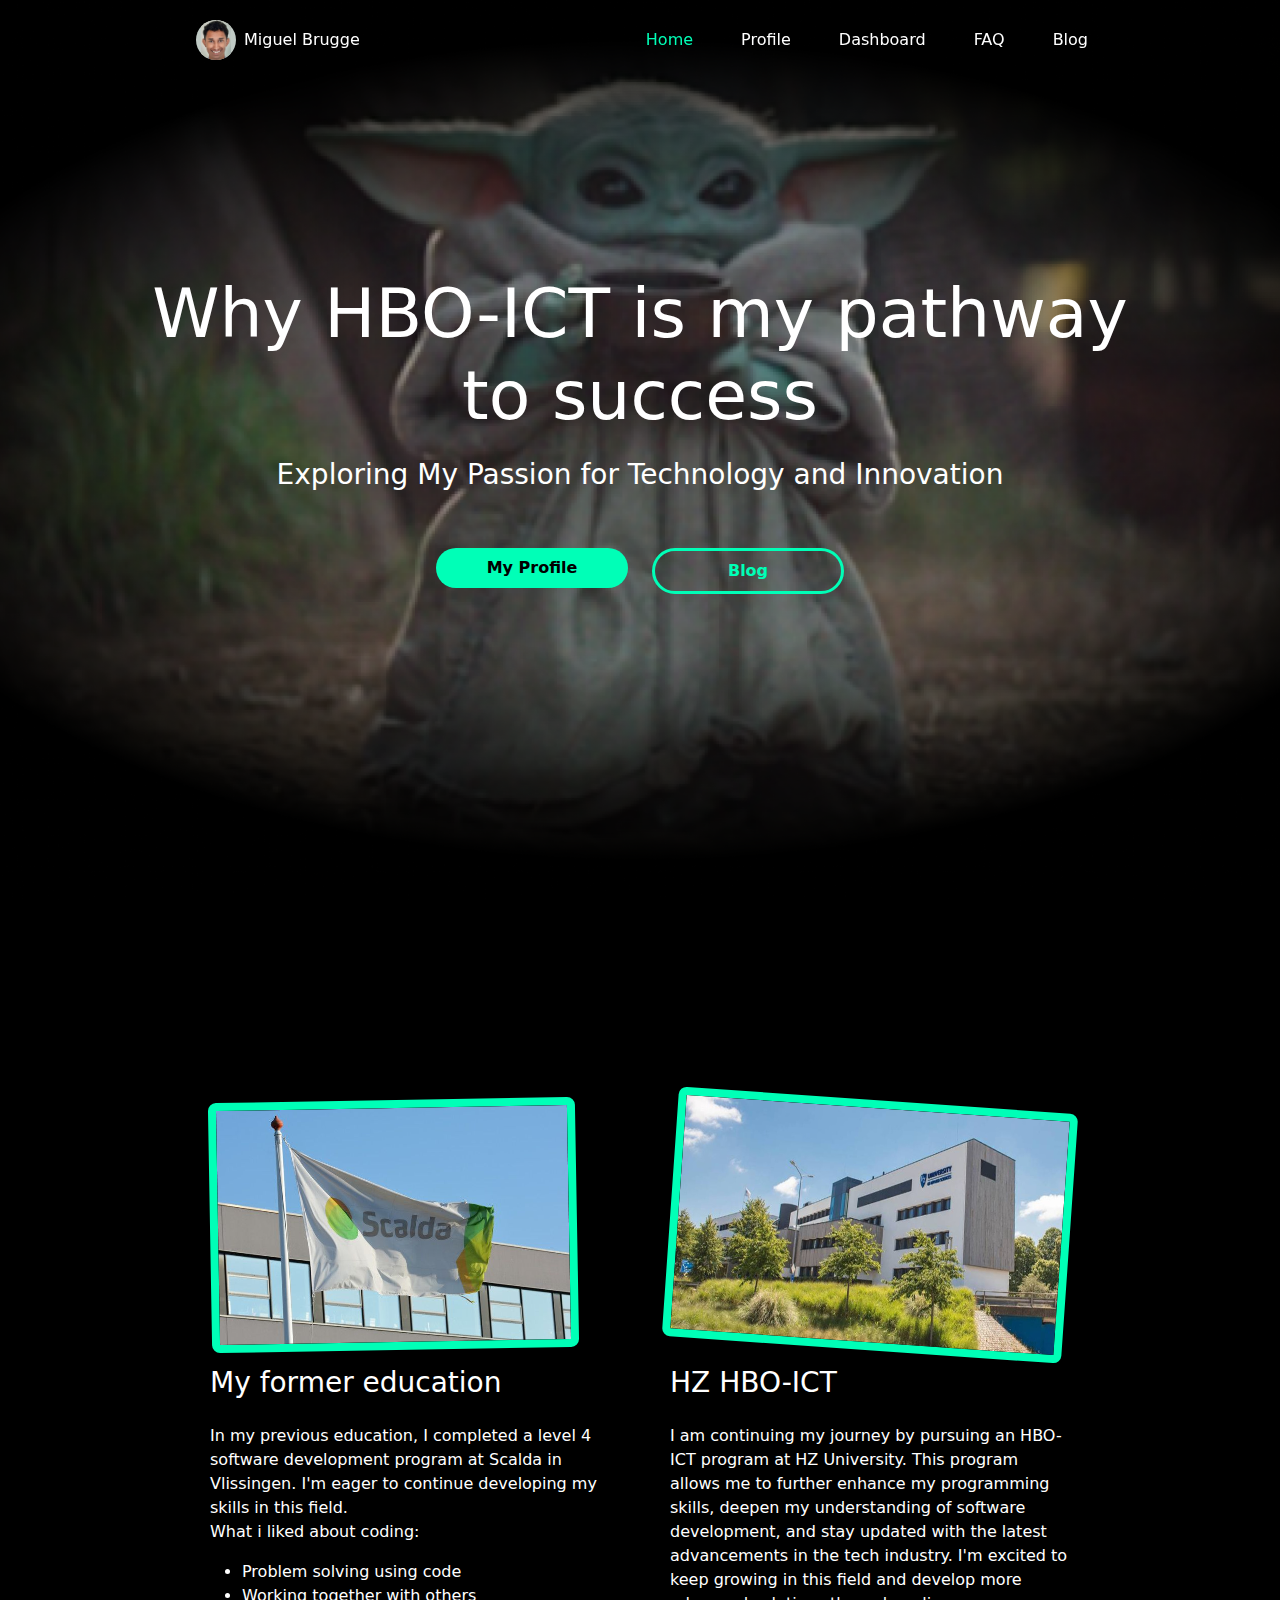
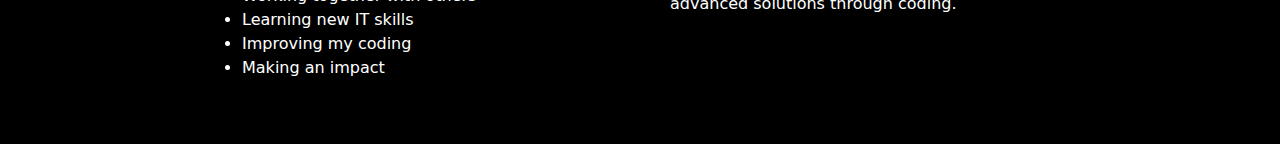
<file: index.html>
<!DOCTYPE html>
<html lang="en">

<head>
    <meta charset="UTF-8">
    <meta name="viewport" content="width=device-width, initial-scale=1.0">
    <meta name="description" content="The home page for my portfolio">
    <link rel="icon" type="image/x-icon" href="./media/favicon.png">
    <link rel="stylesheet" href="./styles.css">
    <link href="https://cdn.jsdelivr.net/npm/bootstrap@5.3.3/dist/css/bootstrap.min.css" rel="stylesheet"
        integrity="sha384-QWTKZyjpPEjISv5WaRU9OFeRpok6YctnYmDr5pNlyT2bRjXh0JMhjY6hW+ALEwIH" crossorigin="anonymous">
    <script src="https://cdn.jsdelivr.net/npm/bootstrap@5.3.3/dist/js/bootstrap.bundle.min.js"
        integrity="sha384-YvpcrYf0tY3lHB60NNkmXc5s9fDVZLESaAA55NDzOxhy9GkcIdslK1eN7N6jIeHz"
        crossorigin="anonymous"></script>
    <title>Portfolio</title>
</head>

<body class="text-white">
    <header></header>
    <main>
        <!-- Hero Section -->
        <section id="home" class="d-flex flex-column justify-content-center align-items-center gap-5">
            <h1 class="text-center">Why HBO-ICT is my pathway <br> to success</h1>
            <h3 class="fw-light">Exploring My Passion for Technology and Innovation</h3>
            <div id="cta" class="d-flex justify-content-center gap-4">
                <a href="profile.html">
                    <button class="button fw-bold rounded-pill px-5 py-2 border-none">My Profile</button>
                </a>
                <a href="blog.html">
                    <button class="ghost-button fw-bold rounded-pill px-5 py-2 border-3">Blog</button>
                </a>
            </div>
        </section>
        <!-- Educations -->
        <section id="content" class="row justify-content-between pb-5">
            <article class="col-lg-6 d-flex gap-3 flex-column align-items-start ">
                <img class="rounded-3" src="./media/scalda-flag.png" alt="Flag with Scalda on it">
                <h3>My former education</h3>
                <div>
                    <p>
                        In my previous education, I completed a level 4 software development program at Scalda in
                        Vlissingen. I'm eager to continue developing my skills in this field.
                        <br>
                        What i liked about coding:
                    </p>
                    <ul class="text-start">
                        <li>Problem solving using code</li>
                        <li>Working together with others</li>
                        <li>Learning new IT skills</li>
                        <li>Improving my coding</li>
                        <li>Making an impact</li>
                    </ul>
                </div>
            </article>
            <article class="col-lg-6 d-flex gap-3 flex-column align-items-start">
                <img class="rounded-3" src="./media/hz-building.png" alt="The building of HZ">
                <h3>HZ HBO-ICT</h3>
                <p>
                    I am continuing my journey by pursuing an HBO-ICT program at HZ University. This program allows me
                    to further enhance my programming skills, deepen my understanding of software development, and stay
                    updated with the latest advancements in the tech industry. I'm excited to keep growing in this field
                    and develop more advanced solutions through coding.</p>
            </article>
        </section>
    </main>
    <script type="module">
        import navigation from './components/navigation.js';
        const navbarContainer = document.querySelector('header')
        navbarContainer.innerHTML = navigation('home');
    </script>
</body>

</html>
</file>
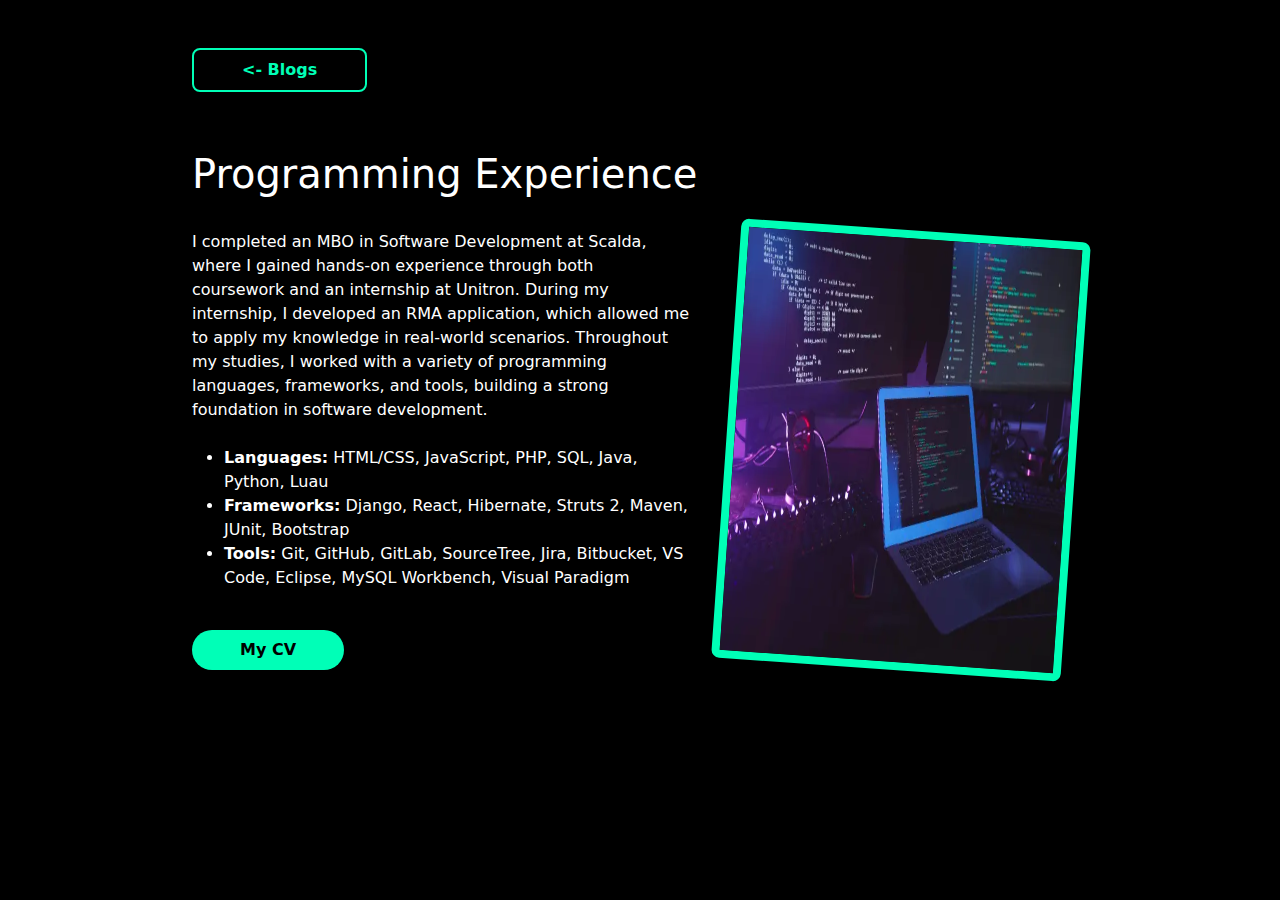
<file: blog-programming-experience.html>
<!DOCTYPE html>
<html lang="en">

<head>
    <meta charset="UTF-8">
    <meta name="viewport" content="width=device-width, initial-scale=1.0">
    <meta name="description" content="Miguel's programming experience">
    <link rel="icon" type="image/x-icon" href="./media/favicon.png">
    <link rel="stylesheet" href="./styles.css">
    <link href="https://cdn.jsdelivr.net/npm/bootstrap@5.3.3/dist/css/bootstrap.min.css" rel="stylesheet"
        integrity="sha384-QWTKZyjpPEjISv5WaRU9OFeRpok6YctnYmDr5pNlyT2bRjXh0JMhjY6hW+ALEwIH" crossorigin="anonymous">
    <script src="https://cdn.jsdelivr.net/npm/bootstrap@5.3.3/dist/js/bootstrap.bundle.min.js"
        integrity="sha384-YvpcrYf0tY3lHB60NNkmXc5s9fDVZLESaAA55NDzOxhy9GkcIdslK1eN7N6jIeHz"
        crossorigin="anonymous"></script>
    <title>Portfolio/Post</title>
</head>

<body class="text-white">
    <main>
        <section class="blog-post page">
            <a class="position-absolute top-0 mt-5" href="blog.html">
                <button class="ghost-button fw-bold rounded-3 px-5 py-2 border-none">
                    <p class="m-0"><- Blogs</p>
                </button>
            </a>
            <article>
                <h1>Programming Experience</h1>
                <br>
                <div class="row justify-content-between w-100">
                    <div class="col-md-7">
                        I completed an MBO in Software Development at Scalda, where I gained hands-on experience through
                        both coursework and an internship at Unitron. During my internship, I developed an RMA
                        application, which allowed me to apply my knowledge in real-world scenarios. Throughout my
                        studies, I worked with a variety of programming languages, frameworks, and tools, building a
                        strong foundation in software development.
                        <br><br>
                        <ul>
                            <li><strong>Languages:</strong> HTML/CSS, JavaScript, PHP, SQL, Java, Python, Luau</li>
                            <li><strong>Frameworks:</strong> Django, React, Hibernate, Struts 2, Maven, JUnit, Bootstrap
                            </li>
                            <li><strong>Tools:</strong> Git, GitHub, GitLab, SourceTree, Jira, Bitbucket, VS Code,
                                Eclipse, MySQL Workbench, Visual Paradigm</li>
                        </ul>
                        <br>
                        <a href="https://miguelbrugge.github.io/Content/CV.pdf">
                            <button class="button fw-bold rounded-pill px-5 py-2 border-3">My CV</button>
                        </a>
                    </div>

                    <img class="col-md-5 rounded-3 p-0"
                        src="./media/programming_experience.png"
                        alt="Monitor's with code open">
                </div>

            </article>
        </section>
    </main>
</body>

</html>
</file>
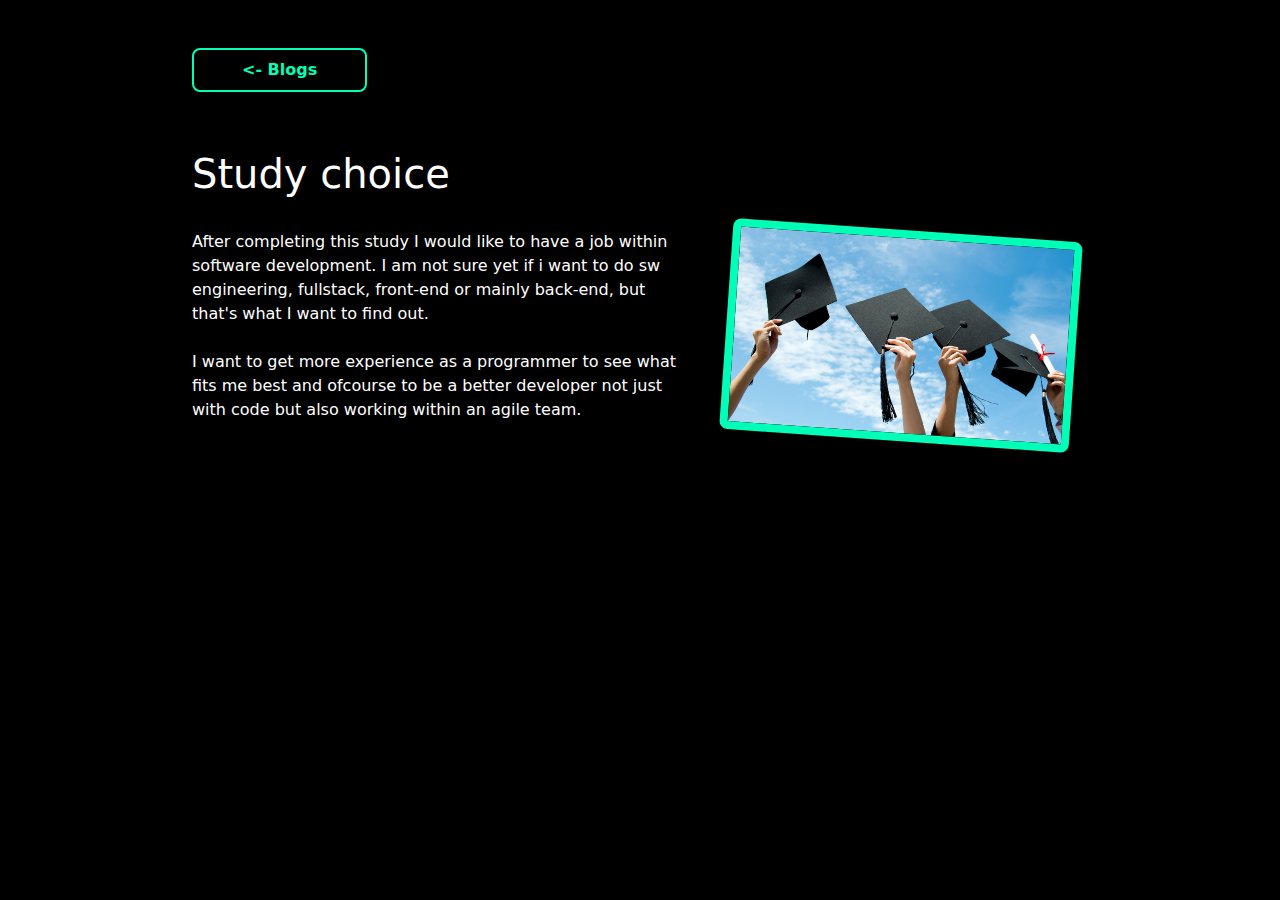
<file: blog-study-choice.html>
<!DOCTYPE html>
<html lang="en">

<head>
    <meta charset="UTF-8">
    <meta name="viewport" content="width=device-width, initial-scale=1.0">
    <meta name="description" content="Miguel's study choice">
    <link rel="icon" type="image/x-icon" href="./media/favicon.png">
    <link rel="stylesheet" href="./styles.css">
    <link href="https://cdn.jsdelivr.net/npm/bootstrap@5.3.3/dist/css/bootstrap.min.css" rel="stylesheet"
        integrity="sha384-QWTKZyjpPEjISv5WaRU9OFeRpok6YctnYmDr5pNlyT2bRjXh0JMhjY6hW+ALEwIH" crossorigin="anonymous">
    <script src="https://cdn.jsdelivr.net/npm/bootstrap@5.3.3/dist/js/bootstrap.bundle.min.js"
        integrity="sha384-YvpcrYf0tY3lHB60NNkmXc5s9fDVZLESaAA55NDzOxhy9GkcIdslK1eN7N6jIeHz"
        crossorigin="anonymous"></script>
    <title>Portfolio/Post</title>
</head>

<body class="text-white">
    <main>
        <section class="blog-post page">
            <a class="position-absolute top-0 mt-5" href="blog.html">
                <button class="ghost-button fw-bold rounded-3 px-5 py-2 border-none">
                    <p class="m-0"><- Blogs</p>
                </button>
            </a>
            <article>
                <h1>Study choice</h1>
                <br>
                <div class="row justify-content-between w-100">
                    <div class="col-md-7">
                        <p>
                            After completing this study I would like to have a job within software development. I am not
                            sure yet if i want to do sw engineering, fullstack, front-end or mainly back-end, but that's
                            what I want to find out.
                            <br><br>
                            I want to get more experience as a programmer to see what fits me
                            best and ofcourse to be a better developer not just with code but also working within an
                            agile team.
                        </p>
                    </div>

                    <img class="col-md-5 rounded-3 p-0" src="./media/study-choice.png" alt="Graduation caps held up in the air">
                </div>
            </article>
        </section>
    </main>
</body>

</html>
</file>
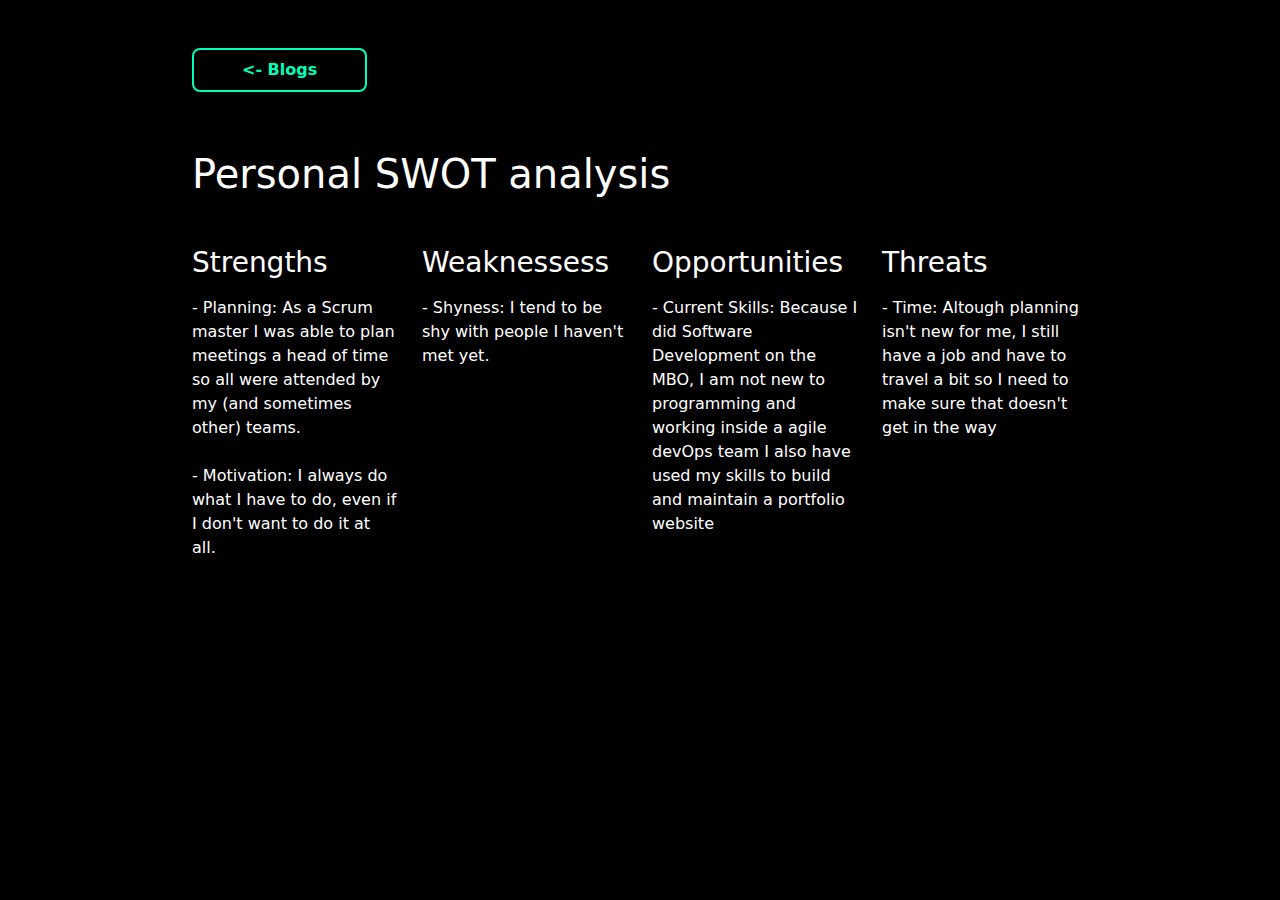
<file: blog-swot-analysis.html>
<!DOCTYPE html>
<html lang="en">

<head>
    <meta charset="UTF-8">
    <meta name="viewport" content="width=device-width, initial-scale=1.0">
    <meta name="description" content="Miguel's SWOT analysis">
    <link rel="icon" type="image/x-icon" href="./media/favicon.png">
    <link rel="stylesheet" href="./styles.css">
    <link href="https://cdn.jsdelivr.net/npm/bootstrap@5.3.3/dist/css/bootstrap.min.css" rel="stylesheet"
        integrity="sha384-QWTKZyjpPEjISv5WaRU9OFeRpok6YctnYmDr5pNlyT2bRjXh0JMhjY6hW+ALEwIH" crossorigin="anonymous">
    <script src="https://cdn.jsdelivr.net/npm/bootstrap@5.3.3/dist/js/bootstrap.bundle.min.js"
        integrity="sha384-YvpcrYf0tY3lHB60NNkmXc5s9fDVZLESaAA55NDzOxhy9GkcIdslK1eN7N6jIeHz"
        crossorigin="anonymous"></script>
    <title>Portfolio/Post</title>
</head>

<body class="text-white">
    <main>
        <section class="blog-post page">
            <a class="position-absolute top-0 mt-5" href="blog.html">
                <button class="ghost-button fw-bold rounded-3 px-5 py-2 border-none">
                    <p class="m-0"><- Blogs</p>
                </button>
            </a>
            <article>
                <h1>Personal SWOT analysis</h1>
                <br>
                <section class="row mt-3 p-0">
                    <div class="col-md-3">
                        <h3>Strengths</h3>
                        <p class="mt-3">
                            - Planning:
                            As a Scrum master I was able to plan meetings a head of time so all were attended by my (and
                            sometimes other) teams.
                            <br><br>
                            - Motivation:
                            I always do what I have to do, even if I don't want to do it at all.
                        </p>
                    </div>
                    <div class="col-md-3">
                        <h3>Weaknessess</h3>
                        <p class="mt-3">
                            - Shyness:
                            I tend to be shy with people I haven't met yet.
                        </p>
                    </div>
                    <div class="col-md-3">
                        <h3>Opportunities</h3>
                        <p class="mt-3">
                            - Current Skills:
                            Because I did Software Development on the MBO, I am not new to programming and working
                            inside a agile devOps team
                            I also have used my skills to build and maintain a portfolio website
                        </p>
                    </div>
                    <div class="col-md-3">
                        <h3>Threats</h3>
                        <p class="mt-3">
                            - Time:
                            Altough planning isn't new for me, I still have a job and have to travel a bit so I need to
                            make sure that doesn't get in the way
                        </p>
                    </div>
                </section>
            </article>
        </section>
    </main>
</body>

</html>
</file>
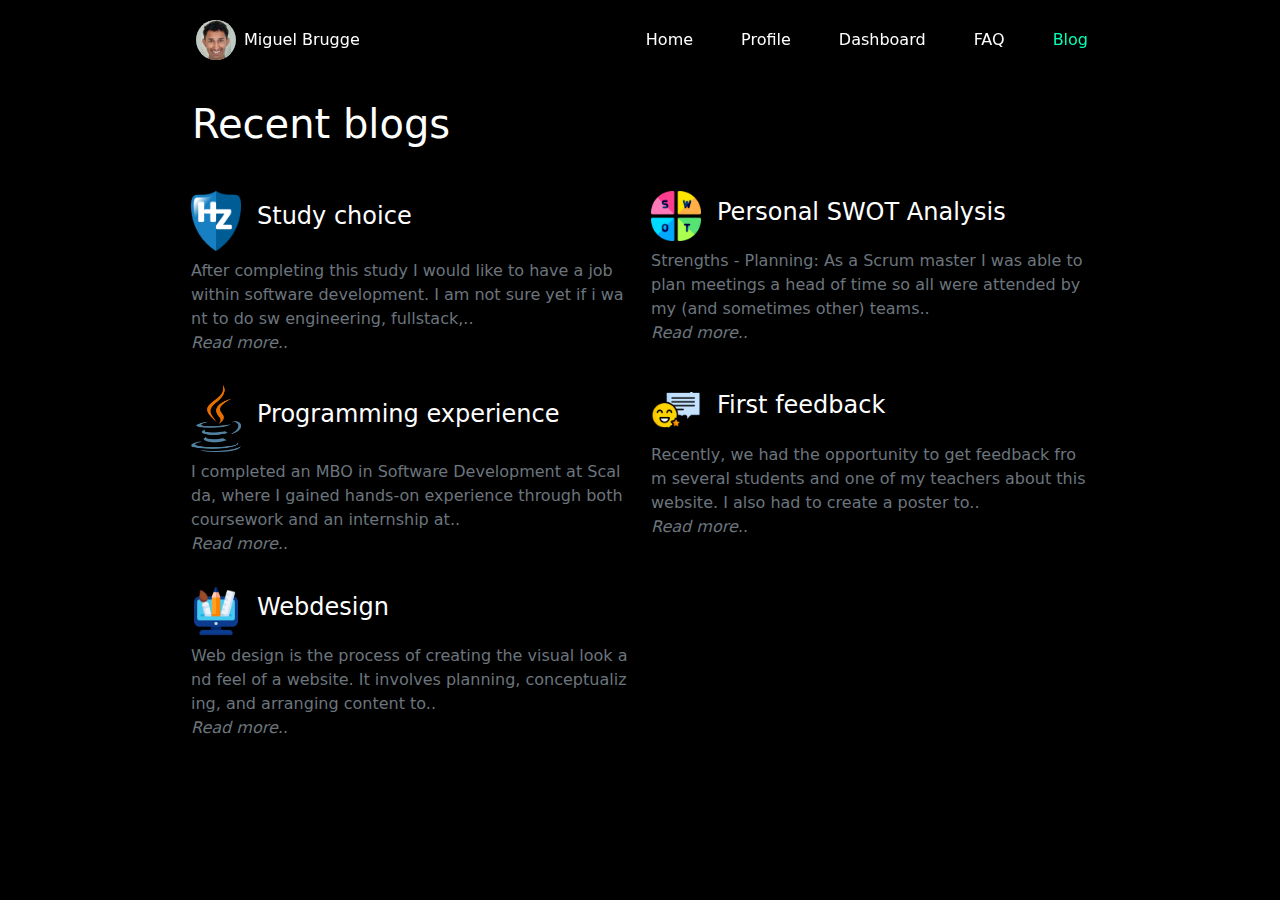
<file: blog.html>
<!DOCTYPE html>
<html lang="en">

<head>
    <meta charset="UTF-8">
    <meta name="viewport" content="width=device-width, initial-scale=1.0">
    <meta name="description" content="List of blogs">
    <link rel="icon" type="image/x-icon" href="./media/favicon.png">
    <link rel="stylesheet" href="./styles.css">
    <link href="https://cdn.jsdelivr.net/npm/bootstrap@5.3.3/dist/css/bootstrap.min.css" rel="stylesheet"
        integrity="sha384-QWTKZyjpPEjISv5WaRU9OFeRpok6YctnYmDr5pNlyT2bRjXh0JMhjY6hW+ALEwIH" crossorigin="anonymous">
    <script src="https://cdn.jsdelivr.net/npm/bootstrap@5.3.3/dist/js/bootstrap.bundle.min.js"
        integrity="sha384-YvpcrYf0tY3lHB60NNkmXc5s9fDVZLESaAA55NDzOxhy9GkcIdslK1eN7N6jIeHz"
        crossorigin="anonymous"></script>
    <title>Portfolio/Blog</title>
</head>

<body class="text-white">
    <header></header>
    <main>
        <section id="blog">
            <h1>Recent blogs</h1>
            <br>
            <section class="row justify-content-between d-flex p-0">
                <!-- Study Choice -->
                <button onclick="window.location.href='./blogs/study-choice.html';"
                    class="col-md-6 p-2 rounded-3 text-start d-flex flex-column gap-2">
                    <div class="d-flex align-items-center gap-3">
                        <img class="rounded-3" src="./media/hz-logo.png" alt="HZ logo" width="50">
                        <h4 class="text-white">Study choice</h4>
                    </div>
                    <div class="w-100">
                        <p class="m-0 text-secondary text-wrap">
                            After completing this study I would like to have a job within software development. I am not
                            sure yet if i want to do sw engineering, fullstack,..
                        </p>
                        <a class="text-secondary" href="">Read more..</a>
                    </div>
                </button>
                <!-- SWOT Analysis -->
                <button onclick="window.location.href='./blogs/swot-analysis.html';"
                    class="col-md-6 p-2 rounded-3 text-start d-flex flex-column gap-2">
                    <div class="d-flex align-items-center gap-3">
                        <img class="rounded-3" src="./media/swot.png" alt="SWOT analysis logo" width="50">
                        <h4 class="text-white">Personal SWOT Analysis</h4>
                    </div>
                    <div class="w-100">
                        <p class="m-0 text-secondary text-wrap">
                            Strengths - Planning:
                            As a Scrum master I was able to plan meetings a head of time so all were attended by my (and
                            sometimes other) teams..
                        </p>
                        <a class="text-secondary" href="">Read more..</a>
                    </div>
                </button>
                <!-- Programming experience -->
                <button onclick="window.location.href='./blogs/programming-experience.html';"
                    class="col-md-6 mt-2 p-2 rounded-3 text-start d-flex flex-column gap-2">
                    <div class="d-flex align-items-center gap-3">
                        <img class="rounded-3" src="./media/java-icon.png" alt="Java code langage logo" width="50">
                        <h4 class="text-white">Programming experience</h4>
                    </div>
                    <div class="w-100">
                        <p class="m-0 text-secondary text-wrap">
                            I completed an MBO in Software Development at Scalda, where I gained hands-on experience through
                            both coursework and an internship at..
                        </p>
                        <a class="text-secondary" href="">Read more..</a>
                    </div>
                </button>
                <!-- First feedback -->
                <button onclick="window.location.href='./blogs/feedback.html';"
                    class="col-md-6 mt-2 p-2 rounded-3 text-start d-flex flex-column gap-2">
                    <div class="d-flex align-items-center gap-3">
                        <img class="rounded-3" src="./media/feedback-icon.png"
                            alt="HZ logo" width="50">
                        <h4 class="text-white">First feedback</h4>
                    </div>
                    <div class="w-100">
                        <p class="m-0 text-secondary text-wrap">
                            Recently, we had the opportunity to get feedback from several students and one of my teachers
                            about this website. I also had to create a poster to..
                        </p>
                        <a class="text-secondary" href="">Read more..</a>
                    </div>
                </button>
                <!-- Webdesign -->
                <button onclick="window.location.href='./blogs/ict-field-work.html';"
                    class="col-md-6 mt-2 p-2 rounded-3 text-start d-flex flex-column gap-2">
                    <div class="d-flex align-items-center gap-3">
                        <img class="rounded-3" src="./media/design-icon.png"
                            alt="HZ logo" width="50">
                        <h4 class="text-white">Webdesign</h4>
                    </div>
                    <div class="w-100">
                        <p class="m-0 text-secondary text-wrap">
                            Web design is the process of creating the visual look and feel of a website. It involves
                            planning, conceptualizing, and arranging content to..
                        </p>
                        <a class="text-secondary" href="">Read more..</a>
                    </div>
                </button>
            </section>
        </section>
    </main>
    <script type="module">
        import navigation from './components/navigation.js';
        const navbarContainer = document.querySelector('header')
        navbarContainer.innerHTML = navigation('blog');
    </script>
</body>

</html>
</file>
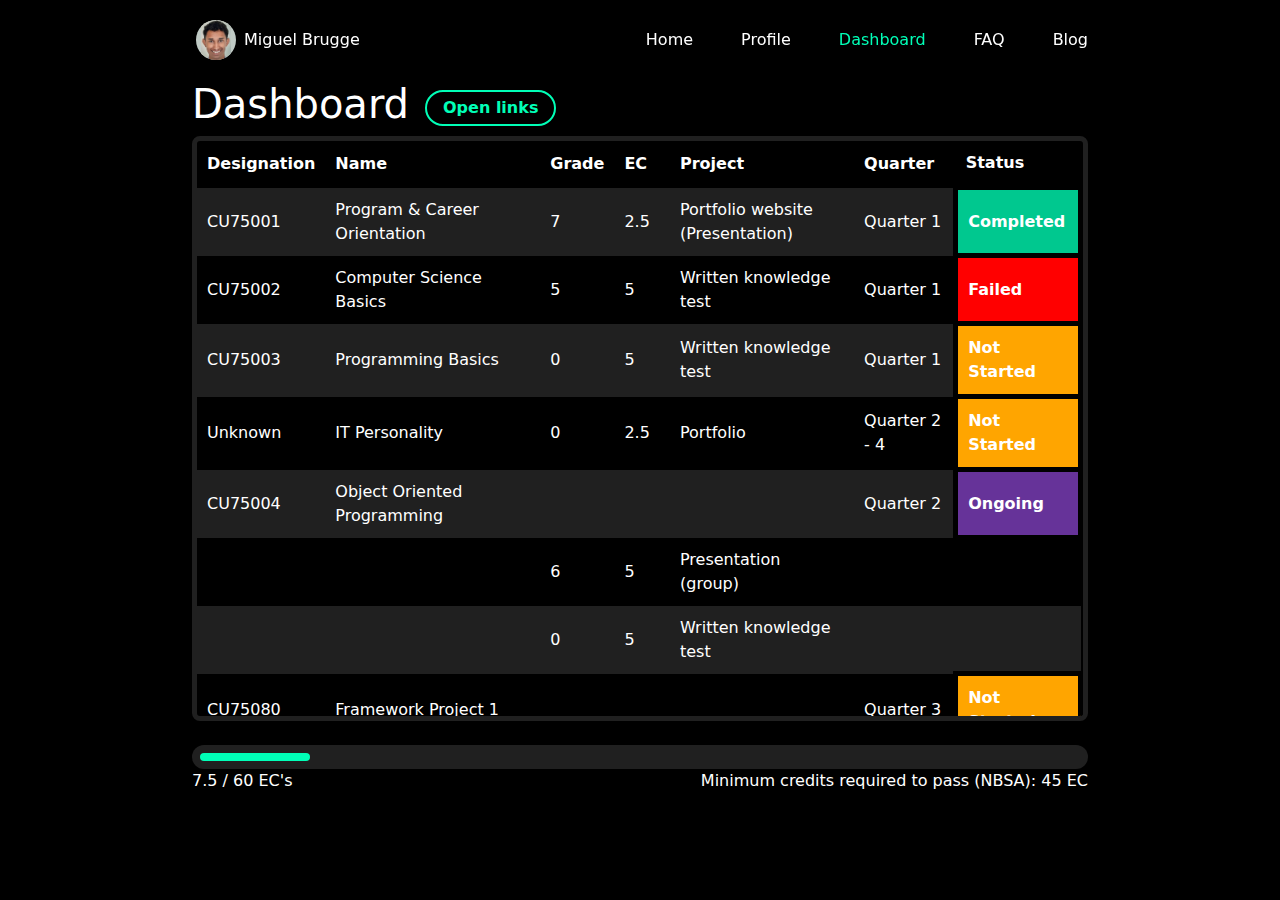
<file: dashboard.html>
<!DOCTYPE html>
<html lang="en">

<head>
    <meta charset="UTF-8">
    <meta name="viewport" content="width=device-width, initial-scale=1.0">
    <meta name="description" content="A dashboard containing all my assignments">
    <link rel="icon" type="image/x-icon" href="./media/favicon.png">
    <link rel="stylesheet" href="./styles.css">
    <link href="https://cdn.jsdelivr.net/npm/bootstrap@5.3.3/dist/css/bootstrap.min.css" rel="stylesheet"
        integrity="sha384-QWTKZyjpPEjISv5WaRU9OFeRpok6YctnYmDr5pNlyT2bRjXh0JMhjY6hW+ALEwIH" crossorigin="anonymous">
    <script src="https://cdn.jsdelivr.net/npm/bootstrap@5.3.3/dist/js/bootstrap.bundle.min.js"
        integrity="sha384-YvpcrYf0tY3lHB60NNkmXc5s9fDVZLESaAA55NDzOxhy9GkcIdslK1eN7N6jIeHz"
        crossorigin="anonymous"></script>
    <title>Portfolio/Dashboard</title>
</head>

<body class="text-white">
    <header></header>
    <!-- Aside -->
    <aside id="link-menu" class="d-none col-md-3 rounded-3 p-3 position-fixed end-0 me-5">
        <h3>Useful links</h3>
        <hr>
        <ul class="list-unstyled d-flex flex-column gap-3 m-0">
            <li><a href="https://oer.hz.nl/6978cdea-fb31-430b-9bf9-63206aa07754">The HZ HBO-ICT Course and Examination Regulations (CER)</a></li>
            <li><a href="https://hz.nl/uploads/documents/1.4-Over-de-HZ/1.4.3.-Regelingen-en-documenten/OERS/2023-2024/Juli/CER-HZ-Bachelor-full-time-2023-2024-DEF-version-20240412.pdf?_gl=1*1us1txq*_up*MQ..&gclid=Cj0KCQjwiuC2BhDSARIsALOVfBKurbY7bDLmshx8x2BGn1gRz97T8jy3Tz_x_yvpk8ipMFH4tgeMWnEaAt2hEALw_wcB">The Implementation Regulations (IR) of the HBO-ICT program</a></li>
            <li><a href="https://learn.hz.nl/my/">HZ Learn environment</a></li>
            <li><a href="https://hz.osiris-student.nl/voortgang">Study Progress</a></li>
            <li><a href="https://github.com/HZ-HBO-ICT">HZ Github</a></li>
        </ul>
    </aside>
    <main>
        <section id="dashboard" class="page">
            <div>
                <section class="p-0">
                    <div class="d-flex gap-3 align-items-center">
                        <h1 class="">Dashboard</h1>
                        <button id="link-button" onclick="openSideMenu()"
                            class="ghost-button fw-bold rounded-pill px-3 py-1 border-none">Open
                            links</button>
                    </div>
                    <div id="table-wrapper" class="rounded-3">
                        <!-- Table -->
                        <!-- Data within the table will be generated by dashboard-data.js -->
                        <table id="dashboard-table" class="rounded-3 w-100">
                            <tr>
                                <th>Designation</th>
                                <th>Name</th>
                                <th>Grade</th>
                                <th>EC</th>
                                <th>Project</th>
                                <th>Quarter</th>
                                <th>Status</th>
                            </tr>
                        </table>
                    </div>
                    <br>
                    <div id="progress-bar-rails" class="w-100 p-2 rounded-pill">
                        <div id="progress-bar" class="position-relative px-2 py-1 rounded-pill text-dark">
                        </div>
                    </div>
                    <span><span id="total-credits"></span> / 60 EC's</span>
                    <p class="m-0 float-end">Minimum credits required to pass (NBSA): 45 EC</p>
                    
                </section>
            </div>
        </section>
    </main>
    <script src="./scripts/dashboard-data.js" type="module"></script>
    <script src="./scripts/link-menu-toggle.js"></script>
    <script type="module">
        import navigation from './components/navigation.js';
        const navbarContainer = document.querySelector('header')
        navbarContainer.innerHTML = navigation('dashboard');
    </script>
</body>

</html>
</file>
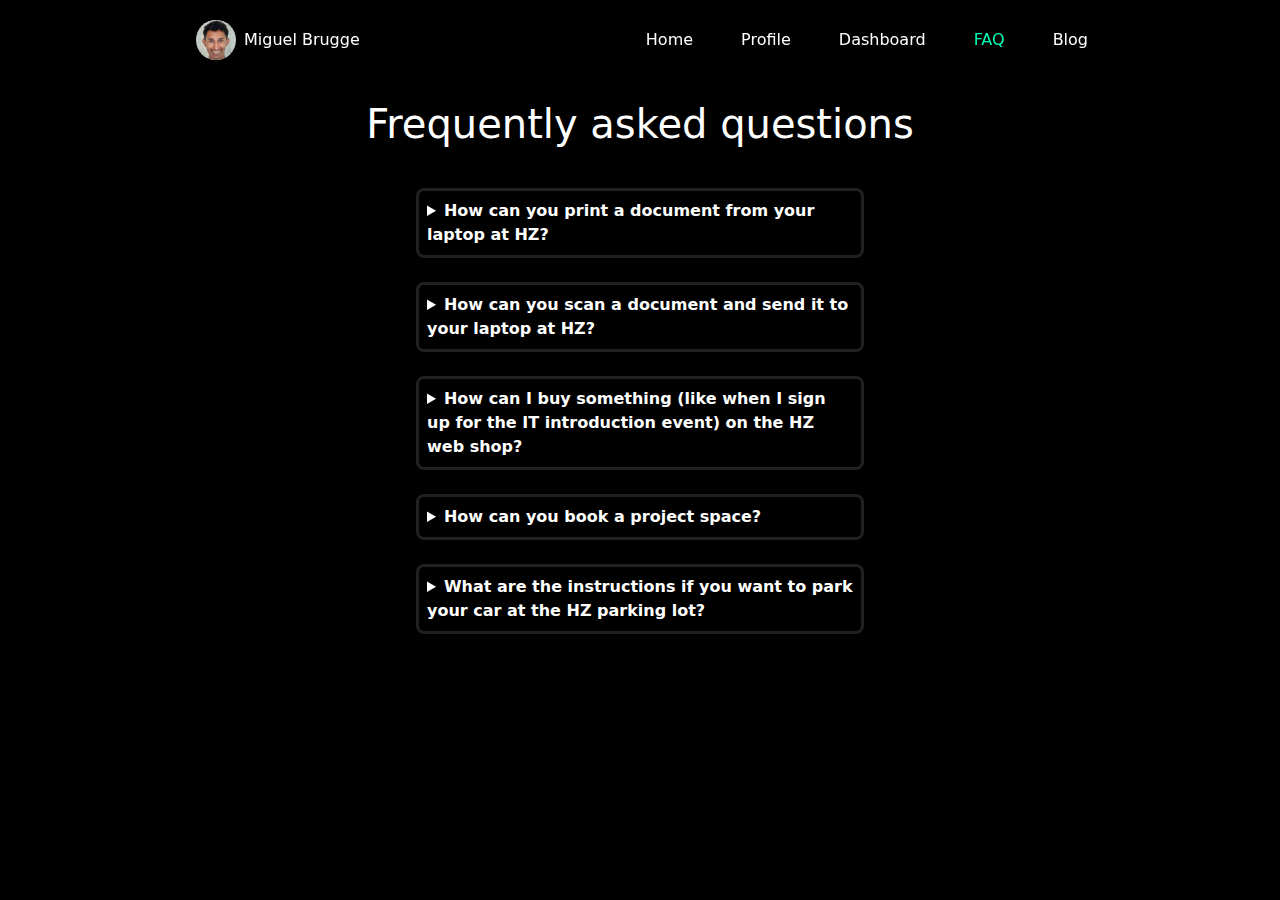
<file: faq.html>
<!DOCTYPE html>
<html lang="en">

<head>
    <meta charset="UTF-8">
    <meta name="viewport" content="width=device-width, initial-scale=1.0">
    <meta name="description" content="Answers for frequently asked questions">
    <link rel="icon" type="image/x-icon" href="./media/favicon.png">
    <link rel="stylesheet" href="./styles.css">
    <link href="https://cdn.jsdelivr.net/npm/bootstrap@5.3.3/dist/css/bootstrap.min.css" rel="stylesheet"
        integrity="sha384-QWTKZyjpPEjISv5WaRU9OFeRpok6YctnYmDr5pNlyT2bRjXh0JMhjY6hW+ALEwIH" crossorigin="anonymous">
    <script src="https://cdn.jsdelivr.net/npm/bootstrap@5.3.3/dist/js/bootstrap.bundle.min.js"
        integrity="sha384-YvpcrYf0tY3lHB60NNkmXc5s9fDVZLESaAA55NDzOxhy9GkcIdslK1eN7N6jIeHz"
        crossorigin="anonymous"></script>
    <title>Portfolio/FAQ</title>
</head>

<body class="text-white">
    <header></header>
    <main>
        <section id="faq">
            <h1 class="text-center">Frequently asked questions</h1>
            <br>
            <div id="questions-wrapper" class="d-flex flex-column gap-4 w-50 mx-auto mt-2">
                <details class="rounded-3 p-2">
                    <summary>How can you print a document from your laptop at HZ?</summary>
                    <p class="m-0 mt-2">Visit the <a href="print.hz.nl" target="_blank" rel="noopener noreferrer">print
                            hz</a> site and follow the provided instructions for printing.</p>
                </details>
                <details class="rounded-3 p-2">
                    <summary>How can you scan a document and send it to your laptop at HZ?</summary>
                    <p class="m-0 mt-2">You approach the scanner, log in, and select "Scan." After choosing to send it
                        to your email, you adjust the settings and place your document on the scanner. Once you press
                        "Start," the scan finishes, and shortly after, the file appears in your inbox.</p>
                </details>
                <details class="rounded-3 p-2">
                    <summary>How can I buy something (like when I sign up for the IT introduction event) on the HZ web
                        shop?</summary>
                    <p class="m-0 mt-2">Visit the <a href="https://webshop.hz.nl/WebshopApp/" target="_blank"
                            rel="noopener noreferrer">HZ webshop</a> and order whatever you'd like!</p>
                </details>
                <details class="rounded-3 p-2">
                    <summary>How can you book a project space?</summary>
                    <p class="m-0 mt-2">Go to the <a
                            href="https://hzuniversity.topdesk.net/tas/public/ssp/content/page/locationreservationplanner?from=f56d5230-ffe5-4ab7-ad47-ec9374b5ec34"
                            target="_blank" rel="noopener noreferrer">topdesk</a> and you can start booking a room. If
                        don't know how. Visit the <a
                            href="https://hzuniversity.topdesk.net/tas/public/ssp/content/detail/knowledgeitem?origin=sspTile&unid=222efc2f5baa4a5ba75647c7bec4482a&from=a59949b7-517c-4418-9ebc-c928dc9781a8"
                            target="_blank" rel="noopener noreferrer">tutorial</a></p>
                </details>
                <details class="rounded-3 p-2">
                    <summary>What are the instructions if you want to park your car at the HZ parking lot?</summary>
                    <p class="m-0 mt-2">First, you obtain a permit. Then, you can drive into HZ's parking lot, display
                        your permit, and find a student spot. After parking, you quickly check the signage before
                        heading inside, confident that your car is parked correctly.</p>
                </details>
            </div>
        </section>
    </main>
    <script type="module">
        import navigation from './components/navigation.js';
        const navbarContainer = document.querySelector('header')
        navbarContainer.innerHTML = navigation('faq');
    </script>
</body>

</html>
</file>
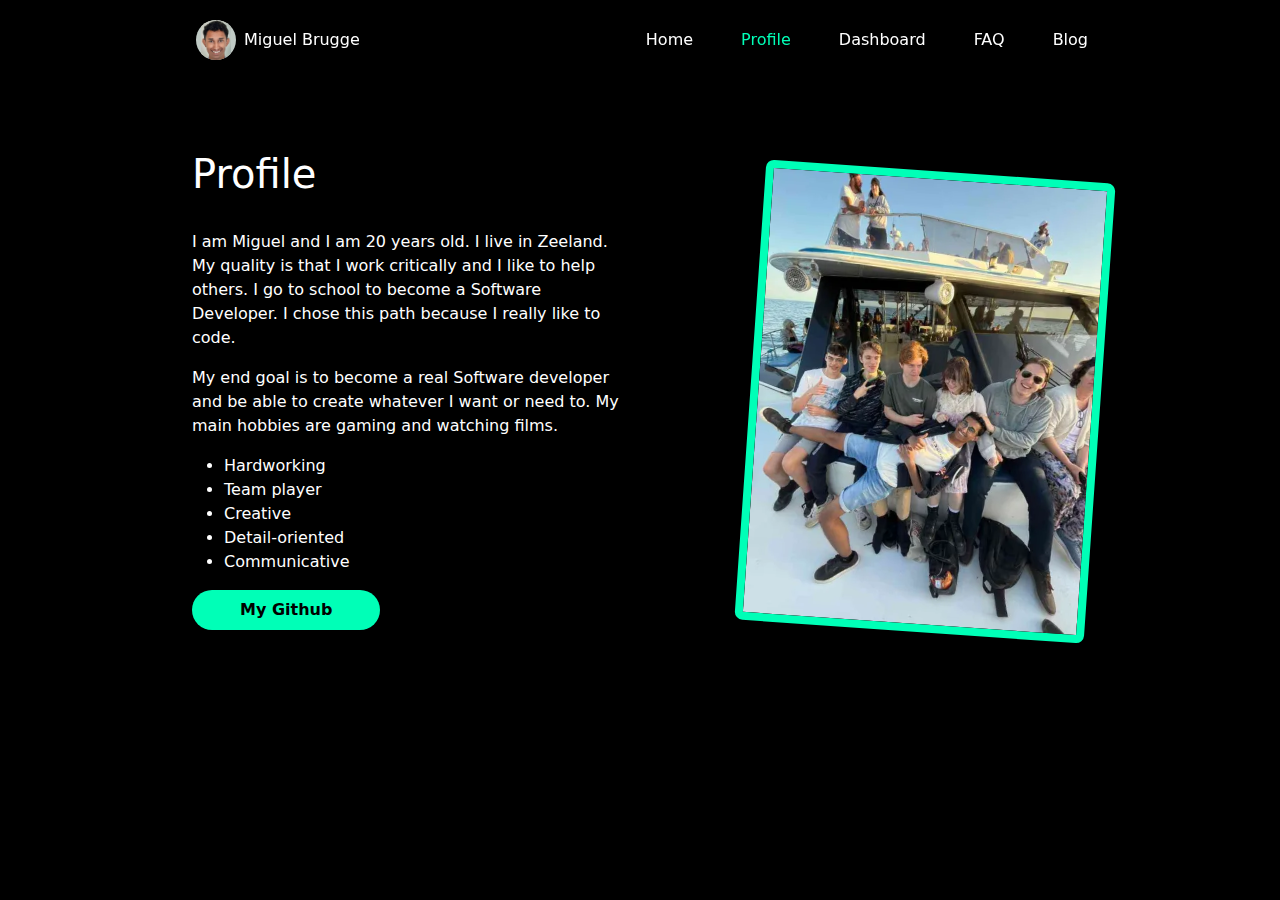
<file: profile.html>
<!DOCTYPE html>
<html lang="en">

<head>
    <meta charset="UTF-8">
    <meta name="viewport" content="width=device-width, initial-scale=1.0">
    <meta name="description" content="Information about Miguel Brugge">
    <link rel="icon" type="image/x-icon" href="./media/favicon.png">
    <link rel="stylesheet" href="./styles.css">
    <link href="https://cdn.jsdelivr.net/npm/bootstrap@5.3.3/dist/css/bootstrap.min.css" rel="stylesheet"
        integrity="sha384-QWTKZyjpPEjISv5WaRU9OFeRpok6YctnYmDr5pNlyT2bRjXh0JMhjY6hW+ALEwIH" crossorigin="anonymous">
    <script src="https://cdn.jsdelivr.net/npm/bootstrap@5.3.3/dist/js/bootstrap.bundle.min.js"
        integrity="sha384-YvpcrYf0tY3lHB60NNkmXc5s9fDVZLESaAA55NDzOxhy9GkcIdslK1eN7N6jIeHz"
        crossorigin="anonymous"></script>
    <title>Portfolio/Profile</title>
</head>

<body class="text-white">
    <header></header>
    <main>
        <section id="profile" class="page row align-items-center justify-content-between">
            <article class="col-md-6">
                <h1>Profile</h1><br>
                <p>
                    I am Miguel and I am 20 years old. I live in Zeeland. My quality is that I work critically and I
                    like to help others. I go to school to become a Software Developer. I chose this path because I
                    really like to code.
                </p>
                <p>
                    My end goal is to become a real Software developer and be able to create whatever I want or need to.
                    My main hobbies are gaming and watching films.
                </p>
                <ul>
                    <li>Hardworking</li>
                    <li>Team player</li>
                    <li>Creative</li>
                    <li>Detail-oriented</li>
                    <li>Communicative</li>
                </ul>
                <a href="https://github.com/MiguelBrugge-HZ" target="_blank">
                    <button class="button fw-bold rounded-pill px-5 py-2 border-none">My Github</button>
                </a>
                <br><br>
            </article>
            <img class="col-md-5 rounded-3 p-0" src="./media/profile-image.png" alt="Miguel and his friends on a boat">
        </section>
    </main>
    <script type="module">
        import navigation from './components/navigation.js';
        const navbarContainer = document.querySelector('header')
        navbarContainer.innerHTML = navigation('profile');
    </script>
</body>

</html>
</file>
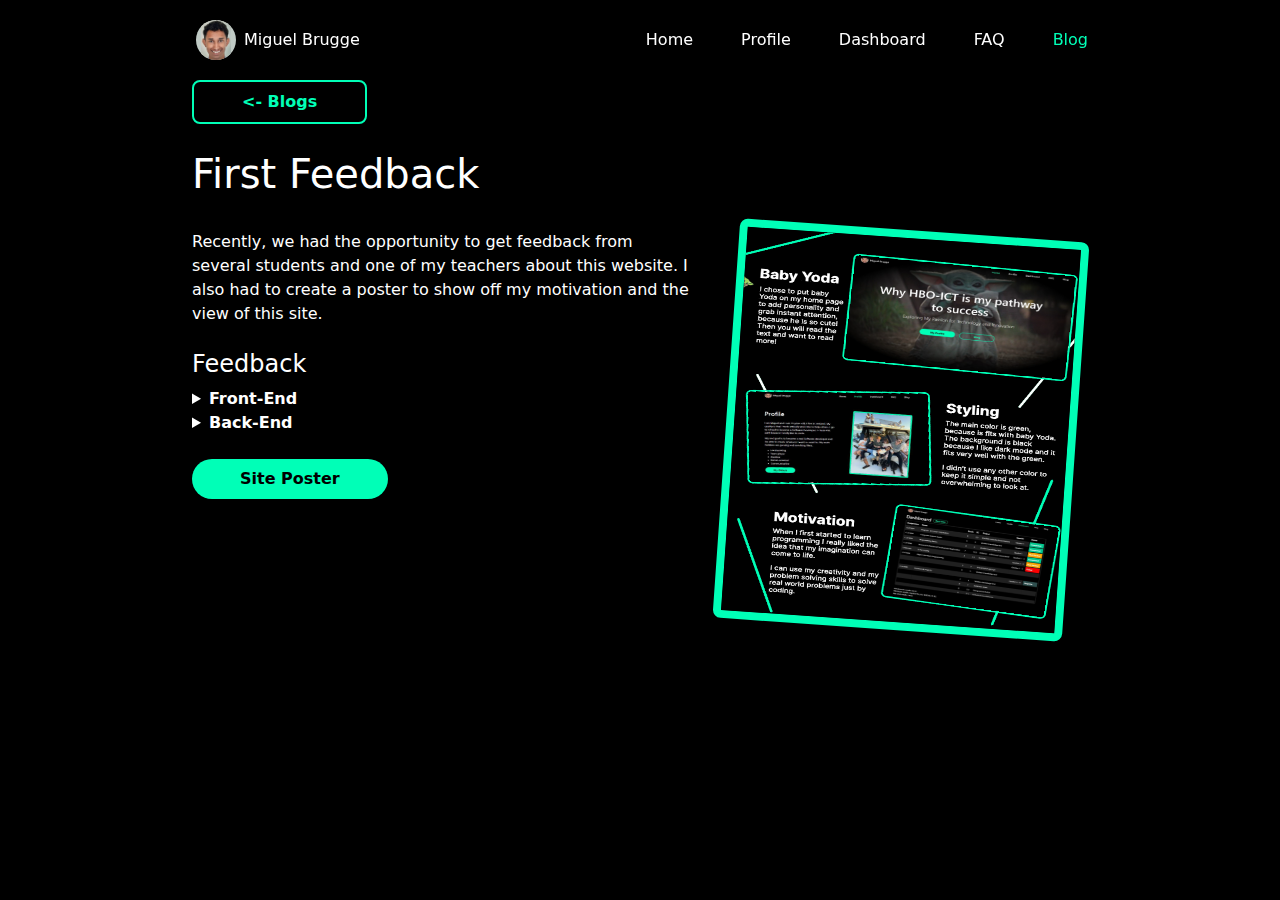
<file: blogs/feedback.html>
<!DOCTYPE html>
<html lang="en">

<head>
    <meta charset="UTF-8">
    <meta name="viewport" content="width=device-width, initial-scale=1.0">
    <meta name="description" content="Miguel's programming experience">
    <link rel="icon" type="image/x-icon" href="../media/favicon.png">
    <link rel="stylesheet" href="../styles.css">
    <link href="https://cdn.jsdelivr.net/npm/bootstrap@5.3.3/dist/css/bootstrap.min.css" rel="stylesheet"
        integrity="sha384-QWTKZyjpPEjISv5WaRU9OFeRpok6YctnYmDr5pNlyT2bRjXh0JMhjY6hW+ALEwIH" crossorigin="anonymous">
    <script src="https://cdn.jsdelivr.net/npm/bootstrap@5.3.3/dist/js/bootstrap.bundle.min.js"
        integrity="sha384-YvpcrYf0tY3lHB60NNkmXc5s9fDVZLESaAA55NDzOxhy9GkcIdslK1eN7N6jIeHz"
        crossorigin="anonymous"></script>
    <title>Portfolio/Post</title>
</head>

<body class="text-white">
    <header></header>
    <main>
        <section class="blog-post page">
            <a class="post-return-link position-absolute mt-5" href="../blog.html">
                <button class="ghost-button fw-bold rounded-3 px-5 py-2 border-none">
                    <p class="m-0">&lt;- Blogs</p>
                </button>
            </a>
            <article>
                <h1>First Feedback</h1>
                <br>
                <div class="row justify-content-between w-100">
                    <div class="col-md-7">
                        Recently, we had the opportunity to get feedback from several students and one of my teachers
                        about this website. I also had to create a poster to show off my motivation and the view of this
                        site.
                        <br><br>
                        <h4>Feedback</h4>
                        <details>
                            <summary>
                                <b>Front-End</b>
                            </summary>
                            <ul>
                                <li>Make Baby Yoda scroll down: I've tried it but can't seem to figure it out, wich is
                                    no big problem as we both agreed that it would not really add extra value to the
                                    site.</li>
                                <li>Ongoing status colour change: It first was more grey and so not really a good
                                    highlight colour so I agree that it had to been changed.</li>
                                <li>Make the site less empty: I dissagreed with this one as my site it meant to be
                                    minimalistic and simple.</li>
                                <li>Keep the navigation inside a blog-post: I agreed. People still want to be able to
                                    navigate through my site via a post.</li>
                            </ul>
                        </details>
                        <details>
                            <summary>
                                <b>Back-End</b>
                            </summary>
                            <ul>
                                <li>More comments inside of HTML files: I do agree although most of my files are pretty
                                    clearly readable.</li>
                            </ul>
                        </details>
                        <br>
                        <a href="../media/site-poster-pdf.pdf" target="_blank">
                            <button class="button fw-bold rounded-pill px-5 py-2 border-3">Site Poster</button>
                        </a>
                    </div>
                    <img class="col-md-5 rounded-3 p-0" src="../media/site-poster-img.png"
                        alt="Monitor's with code open" height="400">
                </div>
            </article>
        </section>
    </main>
    <script type="module">
        import navigation from '../components/navigation.js';
        const navbarContainer = document.querySelector('header')
        navbarContainer.innerHTML = navigation('blog-post');
    </script>
</body>

</html>
</file>
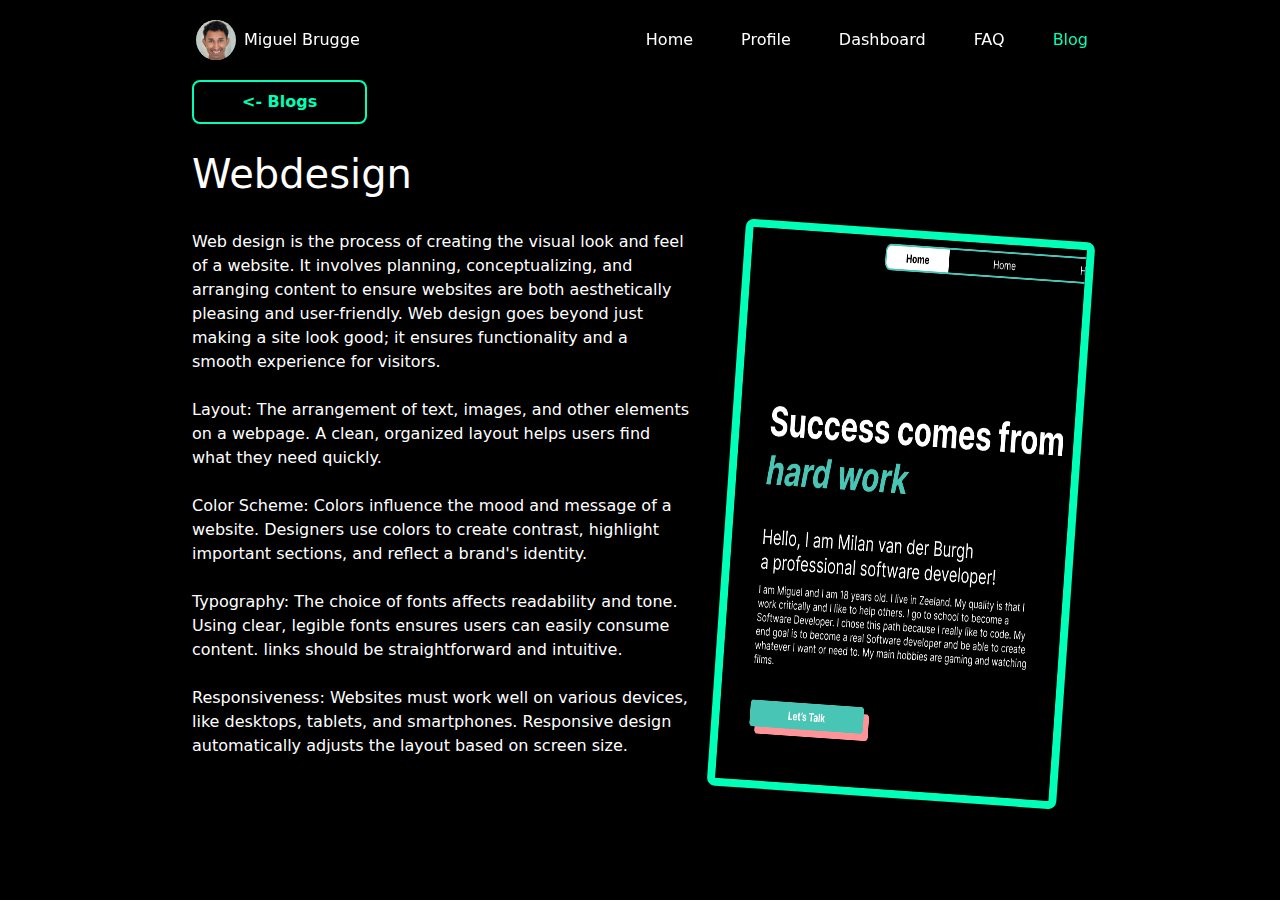
<file: blogs/ict-field-work.html>
<!DOCTYPE html>
<html lang="en">

<head>
    <meta charset="UTF-8">
    <meta name="viewport" content="width=device-width, initial-scale=1.0">
    <meta name="description" content="Miguel's programming experience">
    <link rel="icon" type="image/x-icon" href="../media/favicon.png">
    <link rel="stylesheet" href="../styles.css">
    <link href="https://cdn.jsdelivr.net/npm/bootstrap@5.3.3/dist/css/bootstrap.min.css" rel="stylesheet"
        integrity="sha384-QWTKZyjpPEjISv5WaRU9OFeRpok6YctnYmDr5pNlyT2bRjXh0JMhjY6hW+ALEwIH" crossorigin="anonymous">
    <script src="https://cdn.jsdelivr.net/npm/bootstrap@5.3.3/dist/js/bootstrap.bundle.min.js"
        integrity="sha384-YvpcrYf0tY3lHB60NNkmXc5s9fDVZLESaAA55NDzOxhy9GkcIdslK1eN7N6jIeHz"
        crossorigin="anonymous"></script>
    <title>Portfolio/Post</title>
</head>

<body class="text-white">
    <header></header>
    <main>
        <section class="blog-post page">
            <a class="post-return-link position-absolute mt-5" href="../blog.html">
                <button class="ghost-button fw-bold rounded-3 px-5 py-2 border-none">
                    <p class="m-0">&lt;- Blogs</p>
                </button>
            </a>
            <article>
                <h1>Webdesign</h1>
                <br>
                <div class="row justify-content-between w-100">
                    <div class="col-md-7">
                        <p>
                            Web design is the process of creating the visual look and feel of a website. It involves
                            planning, conceptualizing, and arranging content to ensure websites are both aesthetically
                            pleasing and user-friendly. Web design goes beyond just making a site look good; it ensures
                            functionality and a smooth experience for visitors.
                            <br><br>
                            Layout: The arrangement of text, images, and other elements on a webpage. A clean, organized
                            layout helps users find what they need quickly.
                            <br><br>
                            Color Scheme: Colors influence the mood and message of a website. Designers use colors to
                            create
                            contrast, highlight important sections, and reflect a brand's identity.
                            <br><br>
                            Typography: The choice of fonts affects readability and tone. Using clear, legible fonts
                            ensures
                            users can easily consume content.
                            links should be straightforward and intuitive.
                            <br><br>
                            Responsiveness: Websites must work well on various devices, like desktops, tablets, and
                            smartphones. Responsive design automatically adjusts the layout based on screen size.
                        </p>
                        <br>
                    </div>
                    <img class="col-md-5 rounded-3 p-0" src="../media/messi-portfolio.png"
                        alt="Monitor's with code open">
                </div>
            </article>
        </section>
    </main>
    <script type="module">
        import navigation from '../components/navigation.js';
        const navbarContainer = document.querySelector('header')
        navbarContainer.innerHTML = navigation('blog-post');
    </script>
</body>

</html>
</file>
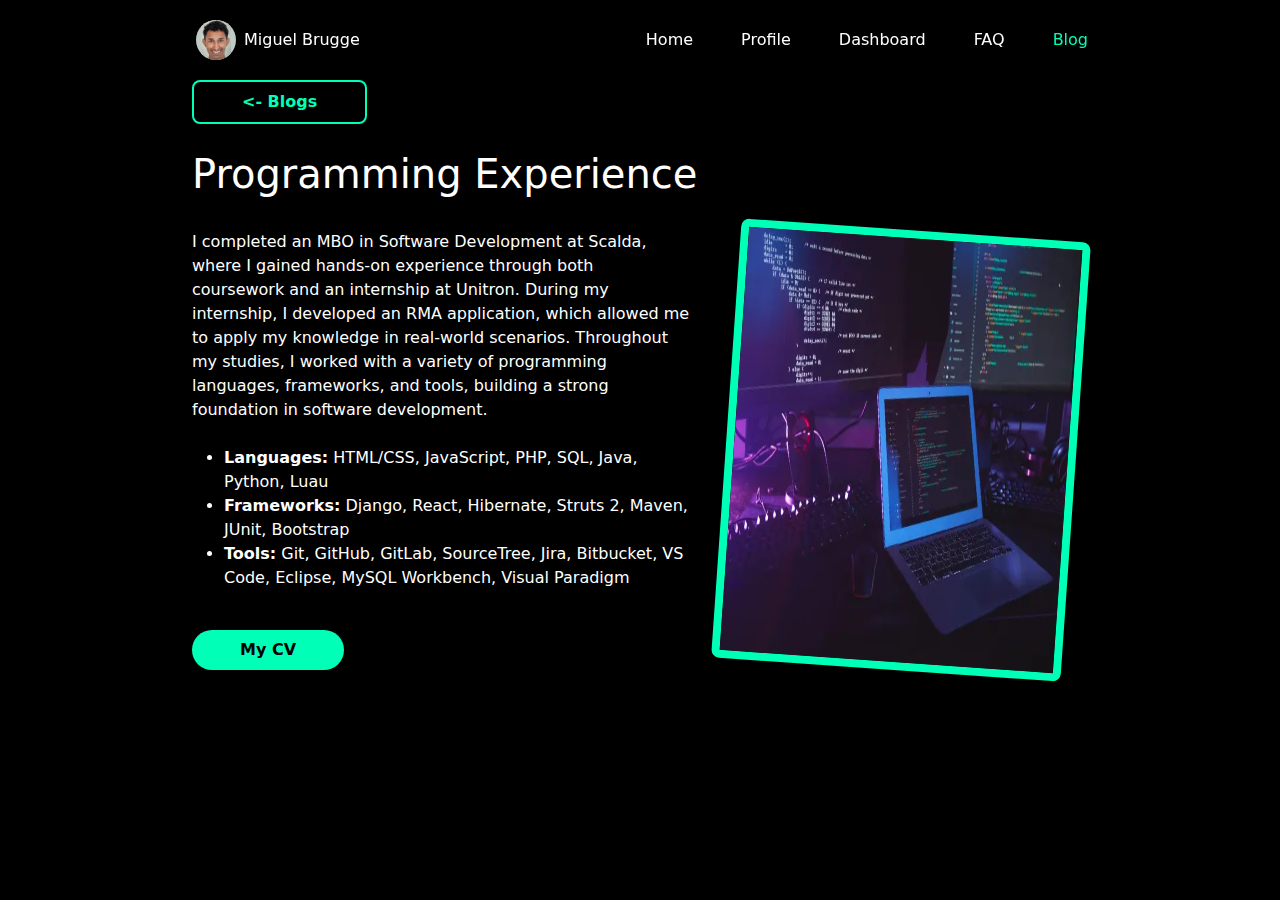
<file: blogs/programming-experience.html>
<!DOCTYPE html>
<html lang="en">

<head>
    <meta charset="UTF-8">
    <meta name="viewport" content="width=device-width, initial-scale=1.0">
    <meta name="description" content="Miguel's programming experience">
    <link rel="icon" type="image/x-icon" href="../media/favicon.png">
    <link rel="stylesheet" href="../styles.css">
    <link href="https://cdn.jsdelivr.net/npm/bootstrap@5.3.3/dist/css/bootstrap.min.css" rel="stylesheet"
        integrity="sha384-QWTKZyjpPEjISv5WaRU9OFeRpok6YctnYmDr5pNlyT2bRjXh0JMhjY6hW+ALEwIH" crossorigin="anonymous">
    <script src="https://cdn.jsdelivr.net/npm/bootstrap@5.3.3/dist/js/bootstrap.bundle.min.js"
        integrity="sha384-YvpcrYf0tY3lHB60NNkmXc5s9fDVZLESaAA55NDzOxhy9GkcIdslK1eN7N6jIeHz"
        crossorigin="anonymous"></script>
    <title>Portfolio/Post</title>
</head>

<body class="text-white">
    <header></header>
    <main>
        <section class="blog-post page">
            <a class="post-return-link position-absolute mt-5" href="../blog.html">
                <button class="ghost-button fw-bold rounded-3 px-5 py-2 border-none">
                    <p class="m-0">&lt;- Blogs</p>
                </button>
            </a>
            <article>
                <h1>Programming Experience</h1>
                <br>
                <div class="row justify-content-between w-100">
                    <div class="col-md-7">
                        I completed an MBO in Software Development at Scalda, where I gained hands-on experience through
                        both coursework and an internship at Unitron. During my internship, I developed an RMA
                        application, which allowed me to apply my knowledge in real-world scenarios. Throughout my
                        studies, I worked with a variety of programming languages, frameworks, and tools, building a
                        strong foundation in software development.
                        <br><br>
                        <ul>
                            <li><strong>Languages:</strong> HTML/CSS, JavaScript, PHP, SQL, Java, Python, Luau</li>
                            <li><strong>Frameworks:</strong> Django, React, Hibernate, Struts 2, Maven, JUnit, Bootstrap
                            </li>
                            <li><strong>Tools:</strong> Git, GitHub, GitLab, SourceTree, Jira, Bitbucket, VS Code,
                                Eclipse, MySQL Workbench, Visual Paradigm</li>
                        </ul>
                        <br>
                        <a href="https://miguelbrugge.github.io/Content/CV.pdf" target="_blank">
                            <button class="button fw-bold rounded-pill px-5 py-2 border-3">My CV</button>
                        </a>
                    </div>
                    <img class="col-md-5 rounded-3 p-0"
                        src="../media/programming_experience.png"
                        alt="Monitor's with code open">
                </div>
            </article>
        </section>
    </main>
    <script type="module">
        import navigation from '../components/navigation.js';
        const navbarContainer = document.querySelector('header')
        navbarContainer.innerHTML = navigation('blog-post');
    </script>
</body>

</html>
</file>
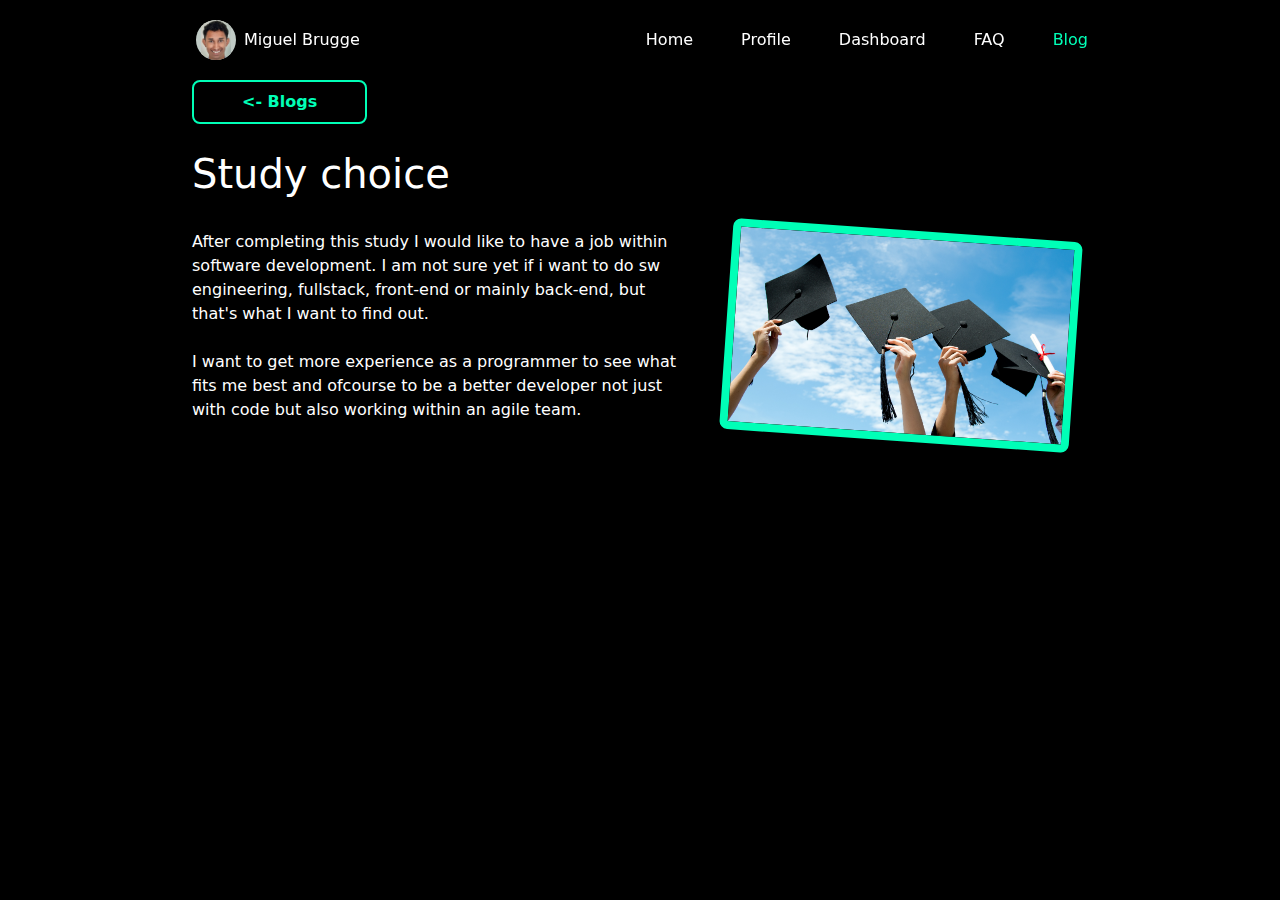
<file: blogs/study-choice.html>
<!DOCTYPE html>
<html lang="en">

<head>
    <meta charset="UTF-8">
    <meta name="viewport" content="width=device-width, initial-scale=1.0">
    <meta name="description" content="Miguel's study choice">
    <link rel="icon" type="image/x-icon" href="../media/favicon.png">
    <link rel="stylesheet" href="../styles.css">
    <link href="https://cdn.jsdelivr.net/npm/bootstrap@5.3.3/dist/css/bootstrap.min.css" rel="stylesheet"
        integrity="sha384-QWTKZyjpPEjISv5WaRU9OFeRpok6YctnYmDr5pNlyT2bRjXh0JMhjY6hW+ALEwIH" crossorigin="anonymous">
    <script src="https://cdn.jsdelivr.net/npm/bootstrap@5.3.3/dist/js/bootstrap.bundle.min.js"
        integrity="sha384-YvpcrYf0tY3lHB60NNkmXc5s9fDVZLESaAA55NDzOxhy9GkcIdslK1eN7N6jIeHz"
        crossorigin="anonymous"></script>
    <title>Portfolio/Post</title>
</head>

<body class="text-white">
    <header></header>
    <main>
        <section class="blog-post page">
            <a class="post-return-link position-absolute mt-5" href="../blog.html">
                <button class="ghost-button fw-bold rounded-3 px-5 py-2 border-none">
                    <p class="m-0">&lt;- Blogs</p>
                </button>
            </a>
            <article>
                <h1>Study choice</h1>
                <br>
                <div class="row justify-content-between w-100">
                    <div class="col-md-7">
                        <p>
                            After completing this study I would like to have a job within software development. I am not
                            sure yet if i want to do sw engineering, fullstack, front-end or mainly back-end, but that's
                            what I want to find out.
                            <br><br>
                            I want to get more experience as a programmer to see what fits me
                            best and ofcourse to be a better developer not just with code but also working within an
                            agile team.
                        </p>
                    </div>
                    <img class="col-md-5 rounded-3 p-0" src="../media/study-choice.png" alt="Graduation caps held up in the air">
                </div>
            </article>
        </section>
    </main>
    <script type="module">
        import navigation from '../components/navigation.js';
        const navbarContainer = document.querySelector('header')
        navbarContainer.innerHTML = navigation('blog-post');
    </script>
</body>

</html>
</file>
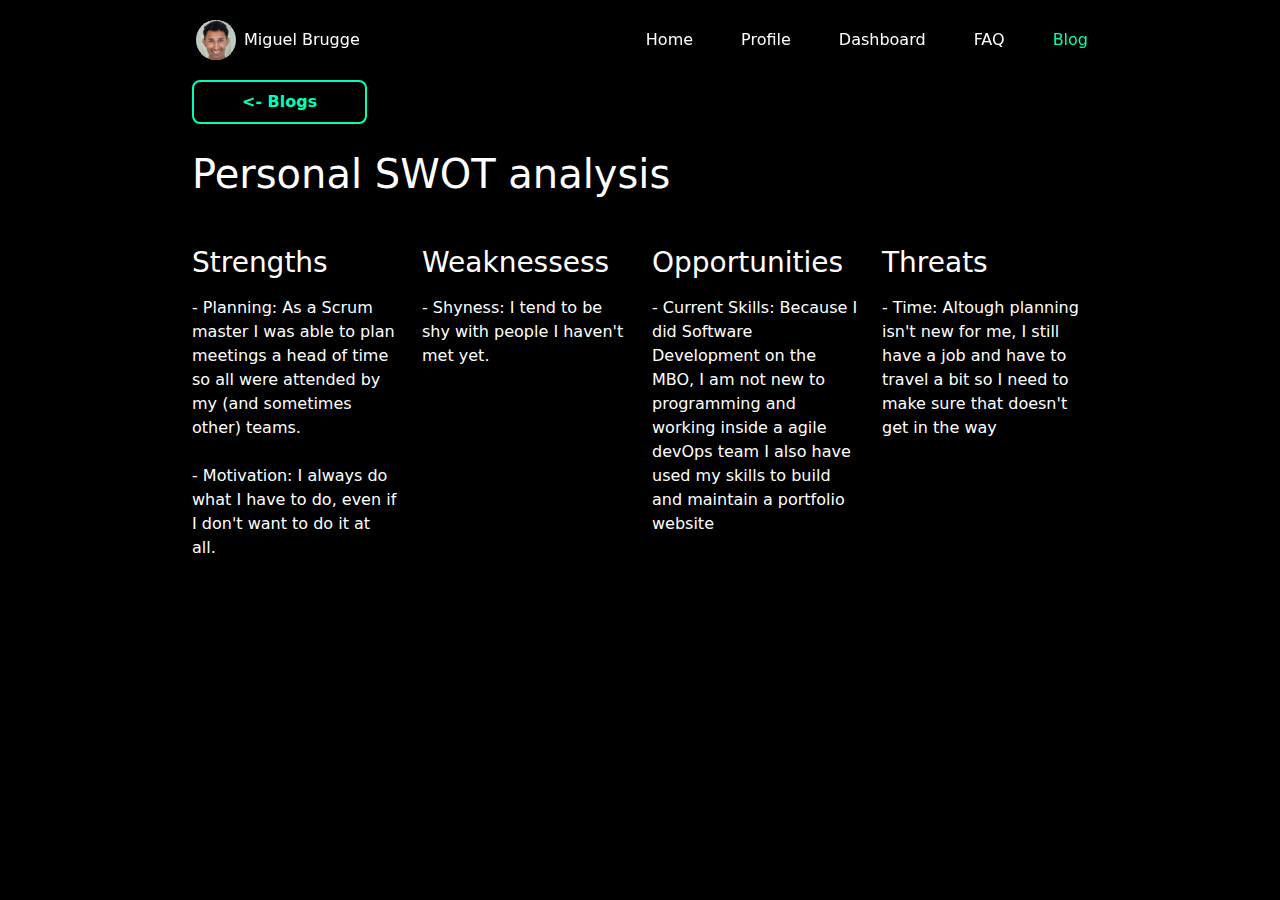
<file: blogs/swot-analysis.html>
<!DOCTYPE html>
<html lang="en">

<head>
    <meta charset="UTF-8">
    <meta name="viewport" content="width=device-width, initial-scale=1.0">
    <meta name="description" content="Miguel's SWOT analysis">
    <link rel="icon" type="image/x-icon" href="../media/favicon.png">
    <link rel="stylesheet" href="../styles.css">
    <link href="https://cdn.jsdelivr.net/npm/bootstrap@5.3.3/dist/css/bootstrap.min.css" rel="stylesheet"
        integrity="sha384-QWTKZyjpPEjISv5WaRU9OFeRpok6YctnYmDr5pNlyT2bRjXh0JMhjY6hW+ALEwIH" crossorigin="anonymous">
    <script src="https://cdn.jsdelivr.net/npm/bootstrap@5.3.3/dist/js/bootstrap.bundle.min.js"
        integrity="sha384-YvpcrYf0tY3lHB60NNkmXc5s9fDVZLESaAA55NDzOxhy9GkcIdslK1eN7N6jIeHz"
        crossorigin="anonymous"></script>
    <title>Portfolio/Post</title>
</head>

<body class="text-white">
    <header></header>
    <main>
        <section class="blog-post page">
            <a class="post-return-link position-absolute mt-5" href="../blog.html">
                <button class="ghost-button fw-bold rounded-3 px-5 py-2 border-none">
                    <p class="m-0">&lt;- Blogs</p>
                </button>
            </a>
            <article>
                <h1>Personal SWOT analysis</h1>
                <br>
                <section class="row mt-3 p-0">
                    <div class="col-md-3">
                        <h3>Strengths</h3>
                        <p class="mt-3">
                            - Planning:
                            As a Scrum master I was able to plan meetings a head of time so all were attended by my (and
                            sometimes other) teams.
                            <br><br>
                            - Motivation:
                            I always do what I have to do, even if I don't want to do it at all.
                        </p>
                    </div>
                    <div class="col-md-3">
                        <h3>Weaknessess</h3>
                        <p class="mt-3">
                            - Shyness:
                            I tend to be shy with people I haven't met yet.
                        </p>
                    </div>
                    <div class="col-md-3">
                        <h3>Opportunities</h3>
                        <p class="mt-3">
                            - Current Skills:
                            Because I did Software Development on the MBO, I am not new to programming and working
                            inside a agile devOps team
                            I also have used my skills to build and maintain a portfolio website
                        </p>
                    </div>
                    <div class="col-md-3">
                        <h3>Threats</h3>
                        <p class="mt-3">
                            - Time:
                            Altough planning isn't new for me, I still have a job and have to travel a bit so I need to
                            make sure that doesn't get in the way
                        </p>
                    </div>
                </section>
            </article>
        </section>
    </main>
    <script type="module">
        import navigation from '../components/navigation.js';
        const navbarContainer = document.querySelector('header')
        navbarContainer.innerHTML = navigation('blog-post');
    </script>
</body>

</html>
</file>
<file: styles.css>
:root{
    --primary: #00FFB7;
    --grey: #202020;
}

body{
    background-color: black !important;
    color: white;
}

::-webkit-scrollbar{
    display: none;
}

button:hover{
    transform: scale(1.05);
    cursor: pointer;
}

.button{
    background-color: var(--primary);
    border: none;
}

.ghost-button{
    background: none;
    color: var(--primary);
    border-color: var(--primary);
    border-style: solid;
}

.page{
    margin-top: 150px !important;
}

/* Navigation */
nav{
    top: 0;
}

nav, section{
    padding: 0px 15vw !important;
}

nav a, aside a{
    color: white;
    text-decoration: none;
}

nav .active{
    color: var(--primary);
    text-decoration: none;
}

nav a:hover, aside a:hover{
    opacity: .7;
    text-decoration: none;
}

nav button{
    background: none;
    border: none;
    color: white;
}

nav button:hover{
    transform: scale(1.1);
    background-color: rgba(255, 255, 255, 0.142);
}

nav img{
    width: 40px;
    height: 40px;
    object-fit: contain;
    background-color: #c0cac5;
}

/* Home */
#home {
    background-image: url("./media/home-background.png");
    background-size: cover;
    background-repeat: no-repeat;
    background-position: center;
    background-attachment: fixed;
    width: 100%;
    height: 100vh;
}

#home h1{
    transform: scale(1.7);
}

#cta button{
    width: 12rem;
}

/* Home/Content */
#content article{
    margin-top: 200px;
    padding: 0 30px;
}

#content img{
    max-width: 100%;
    height: 250px;
    border-color: var(--primary);
    border: solid 8px var(--primary);
    transform: rotate(4deg);
}

#content article:first-child img{
    transform: rotate(-1deg);
}

/* Profile */
#profile img, .blog-post img{
    border: solid 8px var(--primary);
    transform: rotate(4deg);
    max-width: 350px;
    object-fit: cover;
}

/* Dashboard */
#dashboard{
    margin-top: 80px !important;
}

aside{
    border: solid 3px var(--grey);
    background-color: black;
}

aside a{
    color: var(--primary);
}

#table-wrapper{
    height: 65vh;
    overflow: auto;
    border: solid 5px var(--grey);
}

table, td, th {
    padding: 10px;
    width: max-content;
}

tr:nth-child(even) {
    background-color: var(--grey) !important;
}

#dashboard .status-not-started{
    background-color: orange;
}

#dashboard .status-failed{
    background-color: red;
}

#dashboard .status-completed{
    background-color: #00c88f;
}

#dashboard .status-unknown{
    background-color: rebeccapurple;
}

#dashboard .status{
    font-weight: bold;
    border: solid 5px black;
}

#link-button{
    height: min-content;
}

#progress-bar-rails{
    background-color: var(--grey);;
}

#progress-bar{
    background-color: var(--primary) !important;
}

/* FAQ */
#faq{
    margin-top: 100px;
}

#faq details{
    border: solid 3px var(--grey);
    user-select: none;
}

#faq details[open] {
    border-color: var(--primary);
}

#faq details summary{
    font-weight: bold;
}

#faq details:hover{
    cursor: pointer;
    transform: scale(1.02) !important;
}

#faq a, a{
    color: var(--primary);
}

/* Blog */
#blog{
    width: 100%;
    margin-top: 100px;
}

#blog button{
    border: solid 3px transparent;
    background: black;
}

#blog button:hover a{
    color: var(--primary) !important;
}

#blog button:hover{
    border: solid 3px var(--primary);
}

#blog button a{
    text-decoration: none !important;
    font-style: italic;
}

#blog p{
    word-break: break-all;
}
#blog button:hover{
    transform: scale(1) !important;
}

.blog-post img{
    object-fit: fill;
}

.post-return-link{
    top: 2rem;
}

@media only screen and (max-width: 700px) {
    section{
        padding: 0 50px !important;
    }
    #content img{
        max-width: 110%;
        height: 200px;
    }
}
</file>
